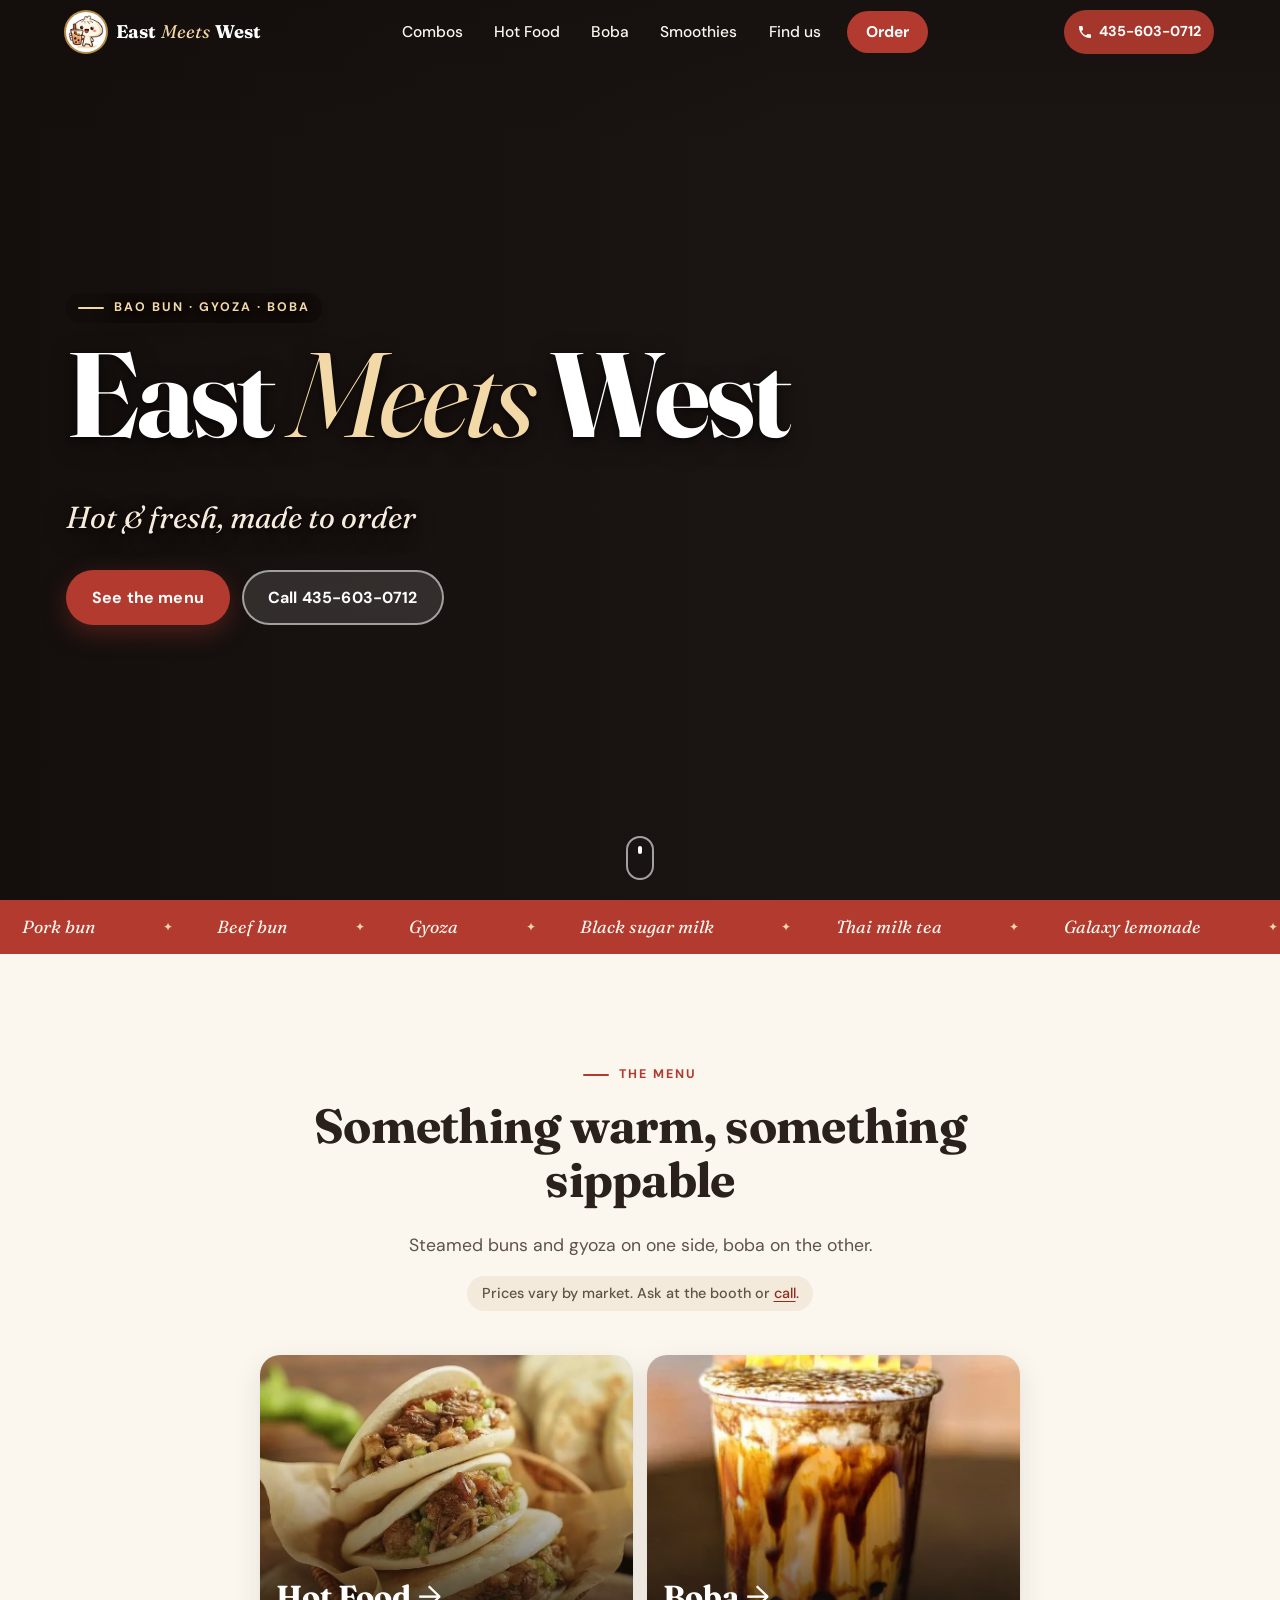
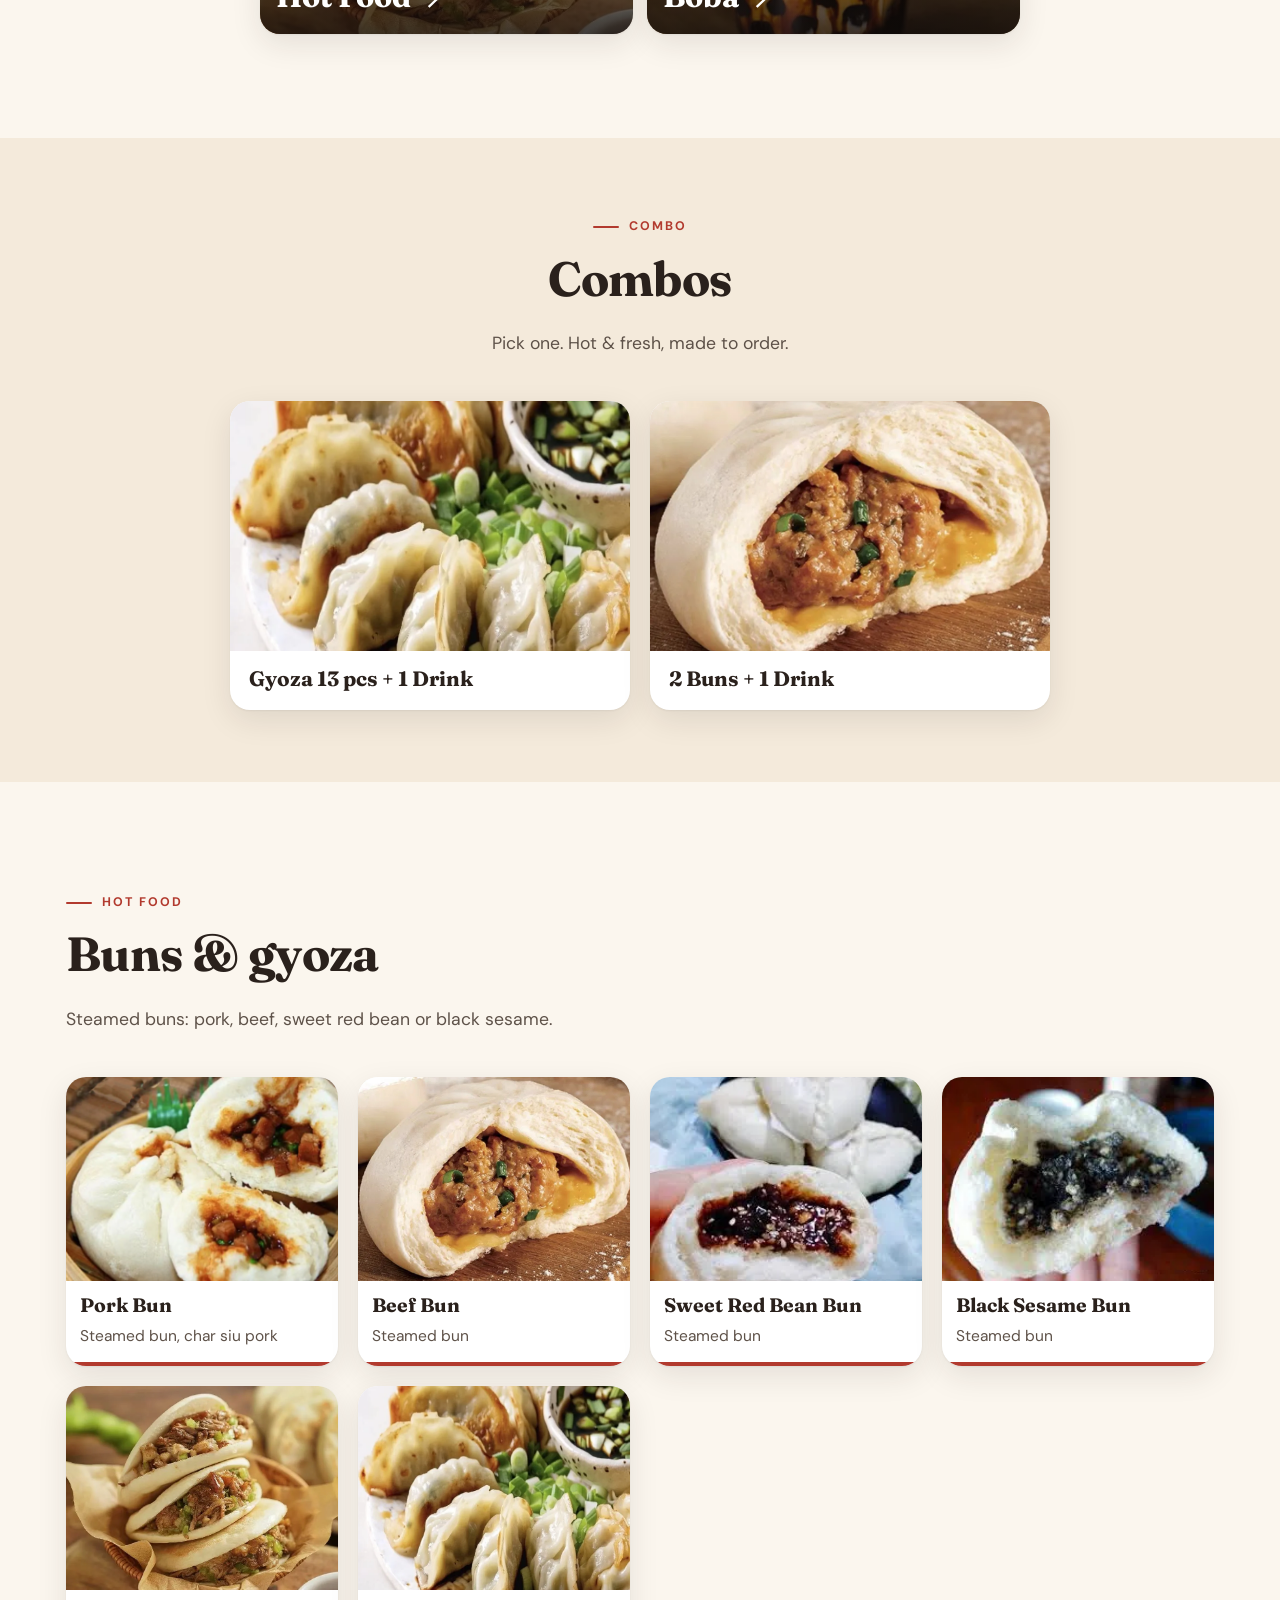
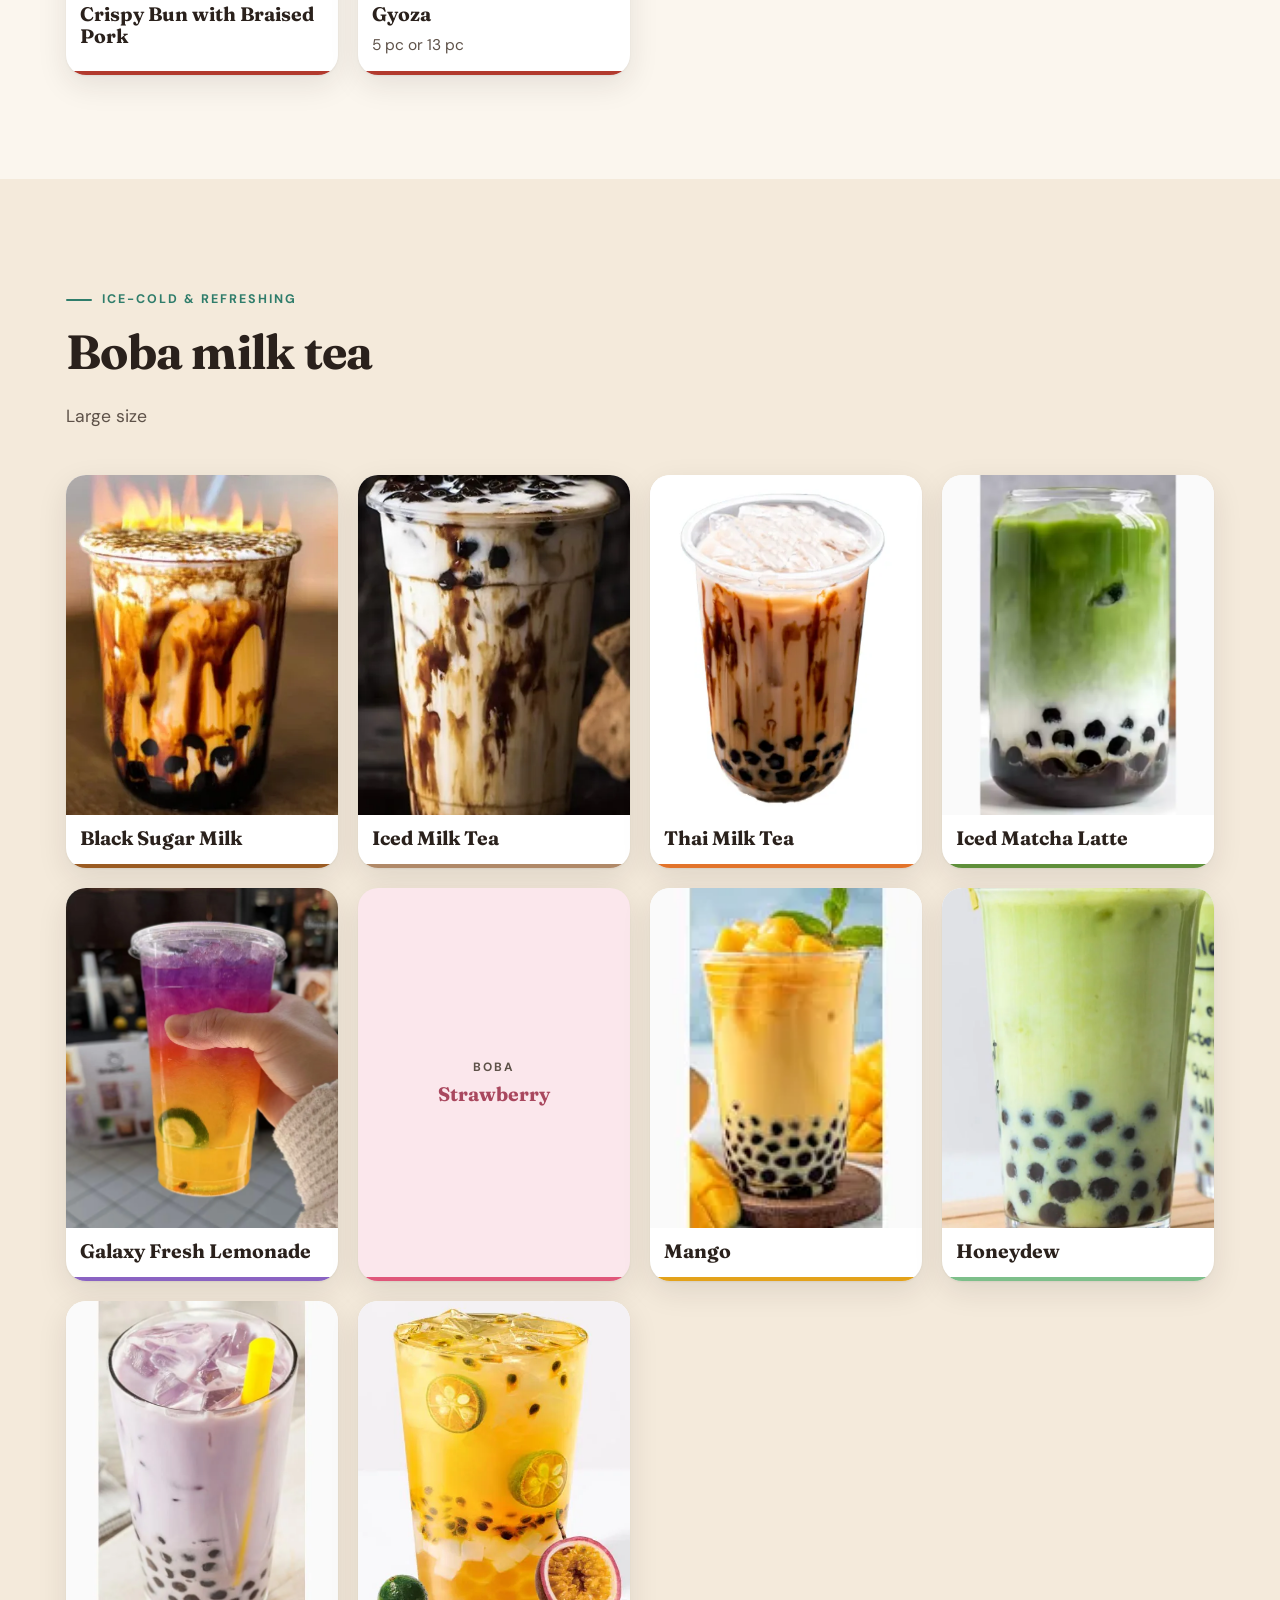
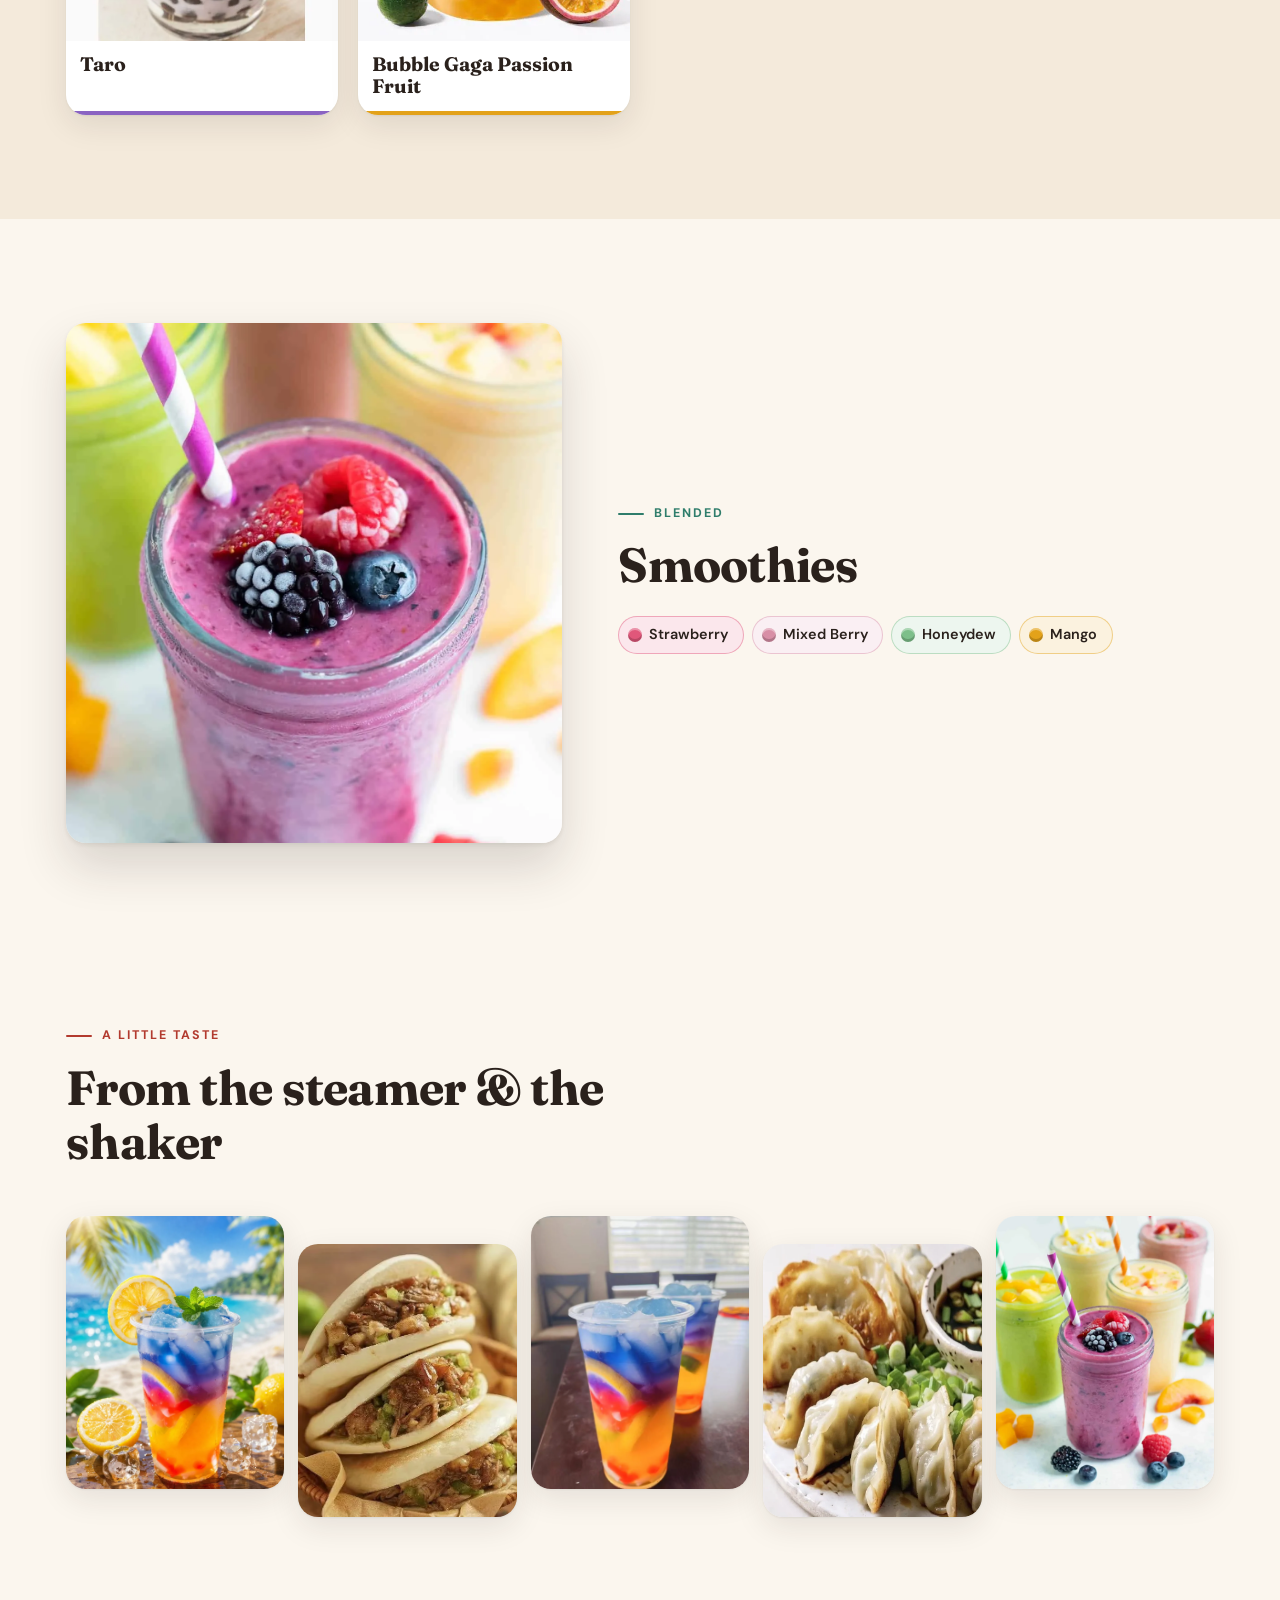
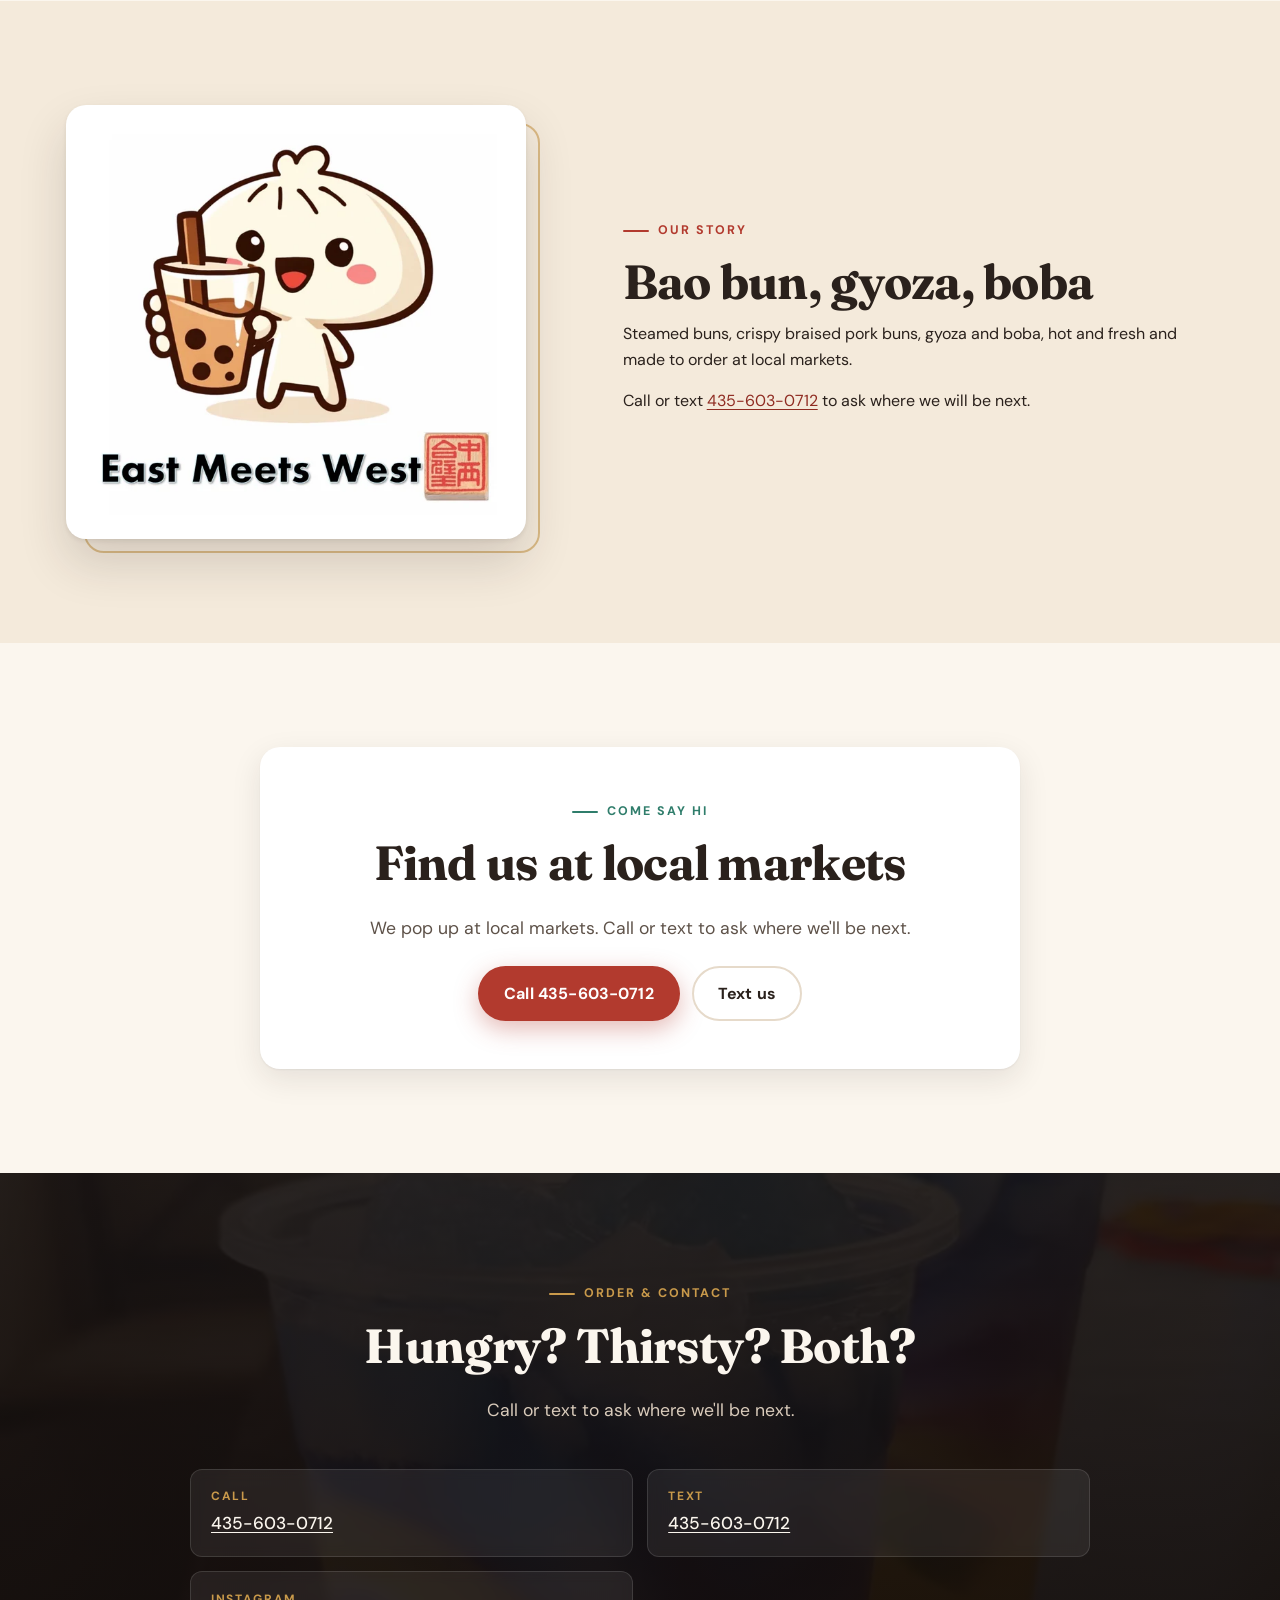
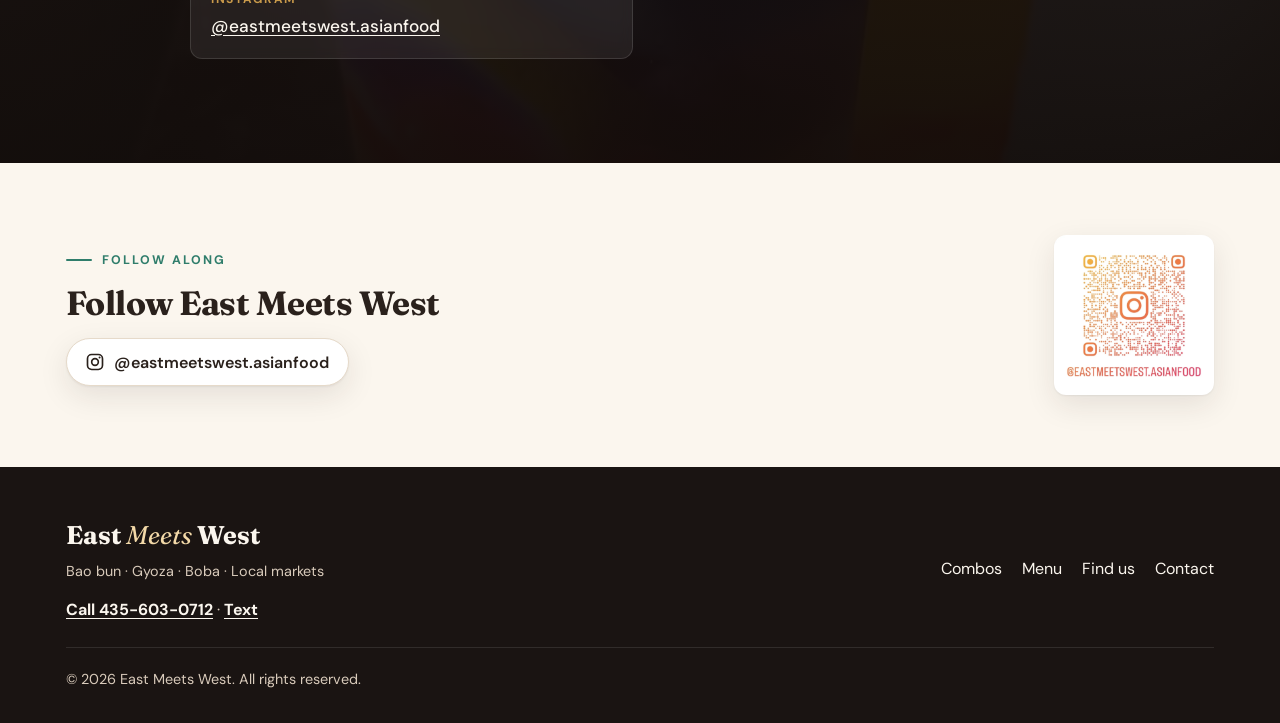
<file: index.html>
<!doctype html>
<html lang="en" class="no-js">
<head>
  <meta charset="utf-8">
  <meta name="viewport" content="width=device-width, initial-scale=1">

  <!-- Menu names and photos come from the owner's files (COMBO 7-13-2026.docx, BOBA Drink.docx,
       drink&smoothies3.pdf and the photo folder), updated 2026-10-17.
       Owner 2026-10-17: no prices on the site (they vary by market); no fixed address (local markets);
       phone 435-603-0712 for call/text. -->
  <title>East Meets West | Hot Buns &amp; Handcrafted Boba</title>
  <meta name="description" content="East Meets West: steamed buns, crispy braised pork buns, gyoza and boba milk tea. Find us at local markets. Call or text 435-603-0712.">
  <link rel="canonical" href="https://eastmeetswest.us/">
  <meta name="theme-color" content="#1A1412">
  <meta name="color-scheme" content="light dark">

  <!-- Open Graph / social sharing preview -->
  <meta property="og:type" content="website">
  <meta property="og:site_name" content="East Meets West">
  <meta property="og:title" content="East Meets West | Hot Buns &amp; Handcrafted Boba">
  <meta property="og:description" content="Steamed buns, gyoza and boba milk tea. See the menu and combos.">
  <meta property="og:url" content="https://eastmeetswest.us/">
  <meta property="og:image" content="https://eastmeetswest.us/assets/images/og-image.jpg">
  <meta property="og:image:width" content="1200">
  <meta property="og:image:height" content="630">
  <meta property="og:image:alt" content="Steamed char siu bao split open to show the pork filling">
  <meta name="twitter:card" content="summary_large_image">
  <meta name="twitter:image" content="https://eastmeetswest.us/assets/images/og-image.jpg">

  <link rel="icon" href="assets/favicon-32.png" sizes="32x32" type="image/png">
  <link rel="icon" href="assets/favicon-48.png" sizes="48x48" type="image/png">
  <link rel="apple-touch-icon" href="assets/apple-touch-icon.png">

  <!-- Fonts: Fraunces (display serif) + DM Sans (body) -->
  <link rel="preconnect" href="https://fonts.googleapis.com">
  <link rel="preconnect" href="https://fonts.gstatic.com" crossorigin>
  <link href="https://fonts.googleapis.com/css2?family=DM+Sans:opsz,wght@9..40,400;9..40,500;9..40,700&family=Fraunces:ital,opsz,wght@0,9..144,500;0,9..144,700;1,9..144,400;1,9..144,600&display=swap" rel="stylesheet">

  <link rel="preload" as="image" type="image/webp" media="(max-width: 767px)" imagesrcset="assets/images/hero-buns-mobile-800.webp 800w, assets/images/hero-buns-mobile-1200.webp 1200w" imagesizes="100vw">
  <link rel="preload" as="image" type="image/webp" media="(min-width: 768px)" imagesrcset="assets/images/hero-buns-1200.webp 1200w, assets/images/hero-buns-1920.webp 1920w" imagesizes="100vw">
  <link rel="stylesheet" href="styles.css">
  <script src="script.js" defer></script>

  <!-- Structured data. Only facts from the owner are included (no fixed address: she sells at local markets). -->
  <script type="application/ld+json">
  {
    "@context": "https://schema.org",
    "@type": "Restaurant",
    "name": "East Meets West",
    "url": "https://eastmeetswest.us/",
    "image": "https://eastmeetswest.us/assets/images/og-image.jpg",
    "logo": "https://eastmeetswest.us/assets/images/logo.webp",
    "description": "Steamed buns, crispy braised pork buns, gyoza and boba milk tea, sold at local markets.",
    "telephone": "+1-435-603-0712",
    "servesCuisine": ["Bubble tea", "Steamed buns", "Gyoza"],
    "hasMenu": "https://eastmeetswest.us/#menu",
    "sameAs": ["https://www.instagram.com/eastmeetswest.asianfood/"]
  }
  </script>
</head>
<body>
  <a class="skip-link" href="#main">Skip to content</a>

  <!-- ===================== HEADER / NAV ===================== -->
  <header class="site-header" data-header>
    <div class="container header-inner">
      <a class="brand" href="#top" aria-label="East Meets West, home">
        <img class="brand-logo" src="assets/images/logo-mark.png" width="192" height="192" alt="">
        <span class="brand-name">East <em>Meets</em> West</span>
      </a>
      <a class="header-call" href="tel:+14356030712" aria-label="Call East Meets West at 435-603-0712">
        <svg viewBox="0 0 24 24" aria-hidden="true" focusable="false"><path d="M6.6 10.8a15.1 15.1 0 0 0 6.6 6.6l2.2-2.2a1 1 0 0 1 1-.25 11.4 11.4 0 0 0 3.6.57 1 1 0 0 1 1 1V20a1 1 0 0 1-1 1A17 17 0 0 1 3 4a1 1 0 0 1 1-1h3.5a1 1 0 0 1 1 1c0 1.25.2 2.45.57 3.57a1 1 0 0 1-.25 1z" fill="currentColor"/></svg>
        <span>435-603-0712</span>
      </a>
      <button class="nav-toggle" type="button" aria-expanded="false" aria-controls="site-nav">
        <span class="nav-toggle-bar" aria-hidden="true"></span>
        <span class="visually-hidden">Menu</span>
      </button>
      <nav id="site-nav" class="site-nav" aria-label="Main">
        <ul>
          <li><a href="#combos">Combos</a></li>
          <li><a href="#buns">Hot Food</a></li>
          <li><a href="#boba">Boba</a></li>
          <li><a href="#smoothies">Smoothies</a></li>
          <li><a href="#visit">Find us</a></li>
          <li><a href="#contact" class="nav-cta">Order</a></li>
        </ul>
      </nav>
    </div>
  </header>

  <main id="main">

    <!-- ===================== HERO ===================== -->
    <section class="hero" id="top" aria-labelledby="hero-title">
      <picture>
        <source media="(max-width: 767px)" type="image/webp"
                srcset="assets/images/hero-buns-mobile-800.webp 800w, assets/images/hero-buns-mobile-1200.webp 1200w" sizes="100vw">
        <source type="image/webp"
                srcset="assets/images/hero-buns-1200.webp 1200w, assets/images/hero-buns-1920.webp 1920w" sizes="100vw">
        <img class="hero-img" src="assets/images/hero-buns-1920.webp" width="1920" height="1080"
             alt="Steamed char siu bao in a bamboo steamer, split open to show the pork filling"
             fetchpriority="high" decoding="async">
      </picture>
      <div class="hero-overlay" aria-hidden="true"></div>
      <div class="container hero-inner">
        <p class="eyebrow eyebrow--light reveal">Bao bun &middot; Gyoza &middot; Boba</p>
        <h1 id="hero-title" class="hero-title reveal">East <em>Meets</em> West</h1>
        <p class="hero-tagline reveal">Hot &amp; fresh, made to order</p>
        <div class="hero-actions reveal">
          <a class="btn btn-primary" href="#menu">See the menu</a>
          <a class="btn btn-glass" href="tel:+14356030712">Call 435-603-0712</a>
        </div>
      </div>
      <a class="hero-scroll" href="#menu" aria-label="Scroll to the menu"><span aria-hidden="true"></span></a>
    </section>

    <!-- Ticker strip (decorative; real menu item names) -->
    <div class="ticker" aria-hidden="true">
      <div class="ticker-track">
        <span>Pork bun</span><span>Beef bun</span><span>Gyoza</span><span>Black sugar milk</span><span>Thai milk tea</span><span>Galaxy lemonade</span><span>Taro</span><span>Matcha latte</span>
        <span>Pork bun</span><span>Beef bun</span><span>Gyoza</span><span>Black sugar milk</span><span>Thai milk tea</span><span>Galaxy lemonade</span><span>Taro</span><span>Matcha latte</span>
      </div>
    </div>

    <!-- ===================== MENU ===================== -->
    <div id="menu" class="menu-anchor"></div>

    <section class="section menu-intro" aria-labelledby="menu-title">
      <div class="container">
        <header class="section-head section-head--center reveal">
          <p class="eyebrow eyebrow--red">The menu</p>
          <h2 id="menu-title">Something warm, something sippable</h2>
          <p class="section-lede">Steamed buns and gyoza on one side, boba on the other.</p>
          <p class="price-note">Prices vary by market. Ask at the booth or <a href="tel:+14356030712">call</a>.</p>
        </header>
        <div class="menu-jump reveal">
          <a class="jump-card jump-card--buns" href="#buns">
            <img src="assets/images/bun-crispy-braised-pork.webp" width="840" height="599" loading="lazy" decoding="async" alt="">
            <span>Hot Food</span>
          </a>
          <a class="jump-card jump-card--boba" href="#boba">
            <img src="assets/images/boba-black-sugar-milk.webp" width="491" height="490" loading="lazy" decoding="async" alt="">
            <span>Boba</span>
          </a>
        </div>
      </div>
    </section>

    <!-- ===================== COMBOS (COMBO 7-13-2026.docx) ===================== -->
    <section class="section section--compact section--warm" id="combos" aria-labelledby="combos-title">
      <div class="container">
        <header class="section-head section-head--center reveal">
          <p class="eyebrow eyebrow--red">Combo</p>
          <h2 id="combos-title">Combos</h2>
          <p class="section-lede">Pick one. Hot &amp; fresh, made to order.</p>
        </header>
        <div class="combo-grid">
          <article class="combo-card reveal">
            <img src="assets/images/gyoza-potstickers.webp" width="837" height="855" loading="lazy" decoding="async"
                 alt="Pan-fried gyoza on a plate with green onion and a dipping sauce">
            <div class="combo-body">
              <h3>Gyoza 13 pcs + 1 Drink</h3>
            </div>
          </article>
          <article class="combo-card reveal">
            <img src="assets/images/bun-beef.webp" width="924" height="682" loading="lazy" decoding="async"
                 alt="A steamed beef bun broken open to show the meat filling">
            <div class="combo-body">
              <h3>2 Buns + 1 Drink</h3>
            </div>
          </article>
        </div>
      </div>
    </section>

    <!-- ===================== HOT FOOD (COMBO 7-13-2026.docx) ===================== -->
    <section class="section" id="buns" aria-labelledby="buns-title">
      <div class="container">
        <header class="section-head reveal">
          <p class="eyebrow eyebrow--red">Hot food</p>
          <h2 id="buns-title">Buns &amp; gyoza</h2>
          <p class="section-lede">Steamed buns: pork, beef, sweet red bean or black sesame.</p>
        </header>

        <div class="menu-grid menu-grid--compact">
          <article class="menu-card reveal">
            <div class="menu-card-media">
              <img src="assets/images/bun-pork-char-siu-bao.webp" width="1170" height="1059" loading="lazy" decoding="async"
                   alt="Steamed pork buns split open to show the char siu filling">
            </div>
            <div class="menu-card-body">
              <div class="menu-card-top"><h3>Pork Bun</h3></div>
              <p class="desc">Steamed bun, char siu pork</p>
            </div>
          </article>

          <article class="menu-card reveal">
            <div class="menu-card-media">
              <img src="assets/images/bun-beef.webp" width="924" height="682" loading="lazy" decoding="async"
                   alt="A steamed beef bun broken open to show the meat filling">
            </div>
            <div class="menu-card-body">
              <div class="menu-card-top"><h3>Beef Bun</h3></div>
              <p class="desc">Steamed bun</p>
            </div>
          </article>

          <article class="menu-card reveal">
            <div class="menu-card-media">
              <img src="assets/images/bun-sweet-red-bean.webp" width="249" height="202" loading="lazy" decoding="async"
                   alt="A steamed bun bitten open to show dark sweet red bean paste">
            </div>
            <div class="menu-card-body">
              <div class="menu-card-top"><h3>Sweet Red Bean Bun</h3></div>
              <p class="desc">Steamed bun</p>
            </div>
          </article>

          <article class="menu-card reveal">
            <div class="menu-card-media">
              <img src="assets/images/bun-black-sesame.webp" width="253" height="199" loading="lazy" decoding="async"
                   alt="A steamed bun broken open to show black sesame filling">
            </div>
            <div class="menu-card-body">
              <div class="menu-card-top"><h3>Black Sesame Bun</h3></div>
              <p class="desc">Steamed bun</p>
            </div>
          </article>

          <article class="menu-card reveal">
            <div class="menu-card-media">
              <img src="assets/images/bun-crispy-braised-pork.webp" width="840" height="599" loading="lazy" decoding="async"
                   alt="Crispy flatbread buns stuffed with braised pork and green pepper">
            </div>
            <div class="menu-card-body">
              <div class="menu-card-top"><h3>Crispy Bun with Braised Pork</h3></div>
            </div>
          </article>

          <article class="menu-card reveal">
            <div class="menu-card-media">
              <img src="assets/images/gyoza-potstickers.webp" width="837" height="855" loading="lazy" decoding="async"
                   alt="Pan-fried gyoza on a plate with green onion and a dipping sauce">
            </div>
            <div class="menu-card-body">
              <div class="menu-card-top"><h3>Gyoza</h3></div>
              <p class="desc">5 pc or 13 pc</p>
            </div>
          </article>
        </div>
      </div>
    </section>

    <!-- ===================== BOBA (COMBO 7-13-2026.docx "BOBA Milk Tea, L Size";
         names cross-checked with BOBA Drink.docx and drink&smoothies3.pdf) ===================== -->
    <section class="section section--warm" id="boba" aria-labelledby="boba-title">
      <div class="container">
        <header class="section-head reveal">
          <p class="eyebrow eyebrow--jade">Ice-cold &amp; refreshing</p>
          <h2 id="boba-title">Boba milk tea</h2>
          <p class="section-lede">Large size</p>
        </header>

        <div class="menu-grid menu-grid--compact menu-grid--boba">
          <article class="menu-card reveal" data-flavor="brown-sugar">
            <div class="menu-card-media"><img src="assets/images/boba-black-sugar-milk.webp" width="491" height="490" loading="lazy" decoding="async"
                 alt="Black sugar milk with dark syrup streaks and tapioca pearls"></div>
            <div class="menu-card-body"><div class="menu-card-top"><h3>Black Sugar Milk</h3></div></div>
          </article>

          <article class="menu-card reveal" data-flavor="milk-tea">
            <div class="menu-card-media"><img src="assets/images/boba-iced-milk-tea.webp" width="393" height="609" loading="lazy" decoding="async"
                 alt="Iced milk tea with tapioca pearls in a tall cup"></div>
            <div class="menu-card-body"><div class="menu-card-top"><h3>Iced Milk Tea</h3></div></div>
          </article>

          <article class="menu-card reveal" data-flavor="thai">
            <div class="menu-card-media"><img src="assets/images/boba-thai-milk-tea.webp" width="537" height="537" loading="lazy" decoding="async"
                 alt="Thai milk tea over ice with tapioca pearls"></div>
            <div class="menu-card-body"><div class="menu-card-top"><h3>Thai Milk Tea</h3></div></div>
          </article>

          <article class="menu-card reveal" data-flavor="matcha">
            <div class="menu-card-media"><img src="assets/images/boba-iced-matcha-latte.webp" width="787" height="787" loading="lazy" decoding="async"
                 alt="Layered iced matcha latte with tapioca pearls"></div>
            <div class="menu-card-body"><div class="menu-card-top"><h3>Iced Matcha Latte</h3></div></div>
          </article>

          <article class="menu-card reveal" data-flavor="taro">
            <div class="menu-card-media"><img src="assets/images/galaxy-fresh-lemonade.webp" width="1279" height="1367" loading="lazy" decoding="async"
                 alt="Galaxy fresh lemonade layered purple, pink and orange with a lime slice, held in hand"></div>
            <div class="menu-card-body"><div class="menu-card-top"><h3>Galaxy Fresh Lemonade</h3></div></div>
          </article>

          <!-- No owner photo for Strawberry yet: text-only card (no stock or AI image). -->
          <article class="menu-card menu-card--text reveal" data-flavor="strawberry">
            <div class="menu-card-body">
              <p class="text-card-kicker">Boba</p>
              <h3>Strawberry</h3>
            </div>
          </article>

          <article class="menu-card reveal" data-flavor="mango">
            <div class="menu-card-media"><img src="assets/images/boba-mango.webp" width="180" height="180" loading="lazy" decoding="async"
                 alt="Mango drink with tapioca pearls"></div>
            <div class="menu-card-body"><div class="menu-card-top"><h3>Mango</h3></div></div>
          </article>

          <article class="menu-card reveal" data-flavor="honeydew">
            <div class="menu-card-media"><img src="assets/images/boba-honeydew.webp" width="631" height="1196" loading="lazy" decoding="async"
                 alt="Pale green honeydew drink with tapioca pearls"></div>
            <div class="menu-card-body"><div class="menu-card-top"><h3>Honeydew</h3></div></div>
          </article>

          <article class="menu-card reveal" data-flavor="taro">
            <div class="menu-card-media"><img src="assets/images/boba-taro.webp" width="700" height="700" loading="lazy" decoding="async"
                 alt="Lavender taro milk tea with tapioca pearls and a yellow straw"></div>
            <div class="menu-card-body"><div class="menu-card-top"><h3>Taro</h3></div></div>
          </article>

          <!-- Passion Fruit is on drink&smoothies3.pdf; the photo is "Bubble Gaga passionfruit". -->
          <article class="menu-card reveal" data-flavor="mango">
            <div class="menu-card-media"><img src="assets/images/boba-bubble-gaga-passion-fruit.webp" width="465" height="621" loading="lazy" decoding="async"
                 alt="Yellow passion fruit drink with lime slices and passion fruit halves"></div>
            <div class="menu-card-body"><div class="menu-card-top"><h3>Bubble Gaga Passion Fruit</h3></div></div>
          </article>
        </div>
      </div>
    </section>

    <!-- ===================== SMOOTHIES (drink&smoothies3.pdf) ===================== -->
    <section class="section" id="smoothies" aria-labelledby="smoothies-title">
      <div class="container smoothie-inner">
        <div class="smoothie-media reveal">
          <img src="assets/images/smoothies.webp" width="1200" height="1800" loading="lazy" decoding="async"
               alt="Mixed berry smoothie topped with berries, with mango and peach smoothies behind it">
        </div>
        <div class="reveal">
          <p class="eyebrow eyebrow--jade">Blended</p>
          <h2 id="smoothies-title">Smoothies</h2>
          <ul class="smoothie-list">
            <li class="chip" data-flavor="strawberry">Strawberry</li>
            <li class="chip" data-flavor="lychee">Mixed Berry</li>
            <li class="chip" data-flavor="honeydew">Honeydew</li>
            <li class="chip" data-flavor="mango">Mango</li>
          </ul>
        </div>
      </div>
    </section>

    <!-- ===================== GALLERY STRIP (owner photos only) ===================== -->
    <section class="section section--compact gallery-section" aria-labelledby="gallery-title">
      <div class="container">
        <header class="section-head reveal">
          <p class="eyebrow eyebrow--red">A little taste</p>
          <h2 id="gallery-title">From the steamer &amp; the shaker</h2>
        </header>
      </div>
      <ul class="gallery" tabindex="0" aria-label="Photo gallery, scroll sideways">
        <li><img src="assets/images/galaxy-lemonade-beach.webp" width="1024" height="1365" loading="lazy" decoding="async" alt="Galaxy lemonade layered blue, red and orange with lemon slices, on a beach"></li>
        <li><img src="assets/images/bun-crispy-braised-pork.webp" width="840" height="599" loading="lazy" decoding="async" alt="Crispy buns stuffed with braised pork"></li>
        <li><img src="assets/images/galaxy-lemonade-pair.webp" width="960" height="1282" loading="lazy" decoding="async" alt="Two galaxy lemonades layered blue, red and orange on a table"></li>
        <li><img src="assets/images/gyoza-potstickers.webp" width="837" height="855" loading="lazy" decoding="async" alt="Gyoza with green onion and dipping sauce"></li>
        <li><img src="assets/images/smoothies-2.webp" width="1200" height="1800" loading="lazy" decoding="async" alt="Berry, mango and peach smoothies with striped straws"></li>
      </ul>
    </section>

    <!-- ===================== ABOUT ===================== -->
    <section class="section section--warm" id="about" aria-labelledby="about-title">
      <div class="container about-inner">
        <div class="about-media about-media--logo reveal">
          <img src="assets/images/logo.webp" width="600" height="562" loading="lazy" decoding="async"
               alt="East Meets West logo: a smiling steamed bun holding a cup of boba">
        </div>
        <div class="about-copy reveal">
          <p class="eyebrow eyebrow--red">Our story</p>
          <h2 id="about-title">Bao bun, gyoza, boba</h2>
          <p>Steamed buns, crispy braised pork buns, gyoza and boba, hot and fresh and made to order at local markets.</p>
          <p>Call or text <a href="tel:+14356030712">435-603-0712</a> to ask where we will be next.</p>
        </div>
      </div>
    </section>

    <!-- ===================== WHERE TO FIND US (owner: no fixed location; local markets) ===================== -->
    <section class="section" id="visit" aria-labelledby="visit-title">
      <div class="container">
        <div class="card find-card reveal">
          <p class="eyebrow eyebrow--jade">Come say hi</p>
          <h2 id="visit-title">Find us at local markets</h2>
          <p class="section-lede">We pop up at local markets. Call or text to ask where we'll be next.</p>
          <div class="find-actions">
            <a class="btn btn-primary" href="tel:+14356030712">Call 435-603-0712</a>
            <a class="btn btn-outline" href="sms:+14356030712">Text us</a>
          </div>
        </div>
      </div>
    </section>

    <!-- ===================== ORDER & CONTACT ===================== -->
    <section class="section section--band" id="contact" aria-labelledby="contact-title">
      <img class="band-bg" src="assets/images/galaxy-lemonade-pair.webp" width="960" height="1282" loading="lazy" decoding="async" alt="">
      <div class="container band-inner">
        <header class="section-head section-head--center section-head--light reveal">
          <p class="eyebrow eyebrow--gold">Order &amp; contact</p>
          <h2 id="contact-title">Hungry? Thirsty? Both?</h2>
          <p class="section-lede">Call or text to ask where we'll be next.</p>
        </header>

        <ul class="contact-list reveal">
          <li>
            <span class="contact-label">Call</span>
            <a href="tel:+14356030712">435-603-0712</a>
          </li>
          <li>
            <span class="contact-label">Text</span>
            <a href="sms:+14356030712">435-603-0712</a>
          </li>
          <li>
            <span class="contact-label">Instagram</span>
            <a href="https://www.instagram.com/eastmeetswest.asianfood/" rel="noopener">@eastmeetswest.asianfood</a>
          </li>
        </ul>
      </div>
    </section>

    <!-- ===================== SOCIAL ===================== -->
    <section class="section section--compact" id="social" aria-labelledby="social-title">
      <div class="container social-inner reveal">
        <div>
          <p class="eyebrow eyebrow--jade">Follow along</p>
          <h2 id="social-title" class="social-title">Follow East Meets West</h2>
          <ul class="social-list">
            <li><a class="social-link" href="https://www.instagram.com/eastmeetswest.asianfood/" rel="noopener">
              <svg viewBox="0 0 24 24" aria-hidden="true" focusable="false"><rect x="3" y="3" width="18" height="18" rx="5" fill="none" stroke="currentColor" stroke-width="2"/><circle cx="12" cy="12" r="4" fill="none" stroke="currentColor" stroke-width="2"/><circle cx="17.5" cy="6.5" r="1.2" fill="currentColor"/></svg>
              <span>@eastmeetswest.asianfood</span></a></li>
          </ul>
        </div>
        <img class="social-qr" src="assets/images/instagram-qr.webp" width="955" height="960" loading="lazy" decoding="async"
             alt="Instagram QR code for @eastmeetswest.asianfood">
      </div>
    </section>

  </main>

  <!-- ===================== FOOTER ===================== -->
  <footer class="site-footer">
    <div class="container footer-inner">
      <div>
        <p class="footer-brand">East <em>Meets</em> West</p>
        <p class="muted small">Bao bun &middot; Gyoza &middot; Boba &middot; Local markets</p>
        <p class="footer-phone"><a href="tel:+14356030712">Call 435-603-0712</a> &middot; <a href="sms:+14356030712">Text</a></p>
      </div>
      <nav aria-label="Footer">
        <ul class="footer-links">
          <li><a href="#combos">Combos</a></li>
          <li><a href="#menu">Menu</a></li>
          <li><a href="#visit">Find us</a></li>
          <li><a href="#contact">Contact</a></li>
        </ul>
      </nav>
      <div class="footer-meta">
        <p class="muted small">&copy; <span data-year>2026</span> East Meets West. All rights reserved.</p>
      </div>
    </div>
  </footer>
</body>
</html>
</file>
<file: styles.css>
/* =============================================================
   East Meets West: styles
   Mobile-first. Colors live in :root tokens; edit them there.
   ============================================================= */

:root {
  /* Palette: lacquer red + jade (East) on warm cafe cream + espresso (West) */
  --cream: #FBF6EE;
  --cream-2: #F4EADB;
  --paper: #FFFFFF;
  --ink: #2A211C;
  --ink-soft: #5E5249;
  --line: #E6DACA;
  --red: #B23A2E;
  --red-ink: #8F2C22;
  --jade: #2F7D6B;
  --jade-ink: #22604F;
  --gold: #C99A4B;
  --night: #1A1412;
  --night-2: #241C18;
  --on-night: #FBF6EE;
  --on-night-soft: #D9CBBB;
  --focus: #1F5FD1;

  /* Boba flavor colors (chips and card accents) */
  --f-brown-sugar: #9A5B22;
  --f-taro: #8A63C2;
  --f-matcha: #5F8F3A;
  --f-mango: #E3A21A;
  --f-strawberry: #E0577A;
  --f-thai: #E2742B;
  --f-lychee: #D88FA6;
  --f-honeydew: #7DBF8A;
  --f-fruit: #D9533F;
  --f-milk-tea: #B08968;

  --font-display: "Fraunces", Georgia, "Times New Roman", serif;
  --font-body: "DM Sans", system-ui, -apple-system, "Segoe UI", Roboto, Arial, sans-serif;

  --radius: 20px;
  --radius-sm: 12px;
  --shadow: 0 1px 2px rgba(42, 33, 28, .06), 0 10px 30px rgba(42, 33, 28, .10);
  --shadow-lg: 0 2px 4px rgba(42, 33, 28, .08), 0 24px 48px rgba(42, 33, 28, .16);
  --gutter: 16px;
  --maxw: 1180px;
  --header-h: 64px;

  color-scheme: light;
}

@media (prefers-color-scheme: dark) {
  :root {
    --cream: #1B1613;
    --cream-2: #231C18;
    --paper: #2A231F;
    --ink: #F4ECE1;
    --ink-soft: #C6B8A9;
    --line: #3E352E;
    --red: #E0705F;
    --red-ink: #F08B7B;
    --jade: #5FB8A1;
    --jade-ink: #7FCDB8;
    --gold: #D8B26E;
    --night: #110D0B;
    --night-2: #1A1411;
    --focus: #8AB4FF;
    --shadow: 0 1px 2px rgba(0, 0, 0, .3), 0 10px 30px rgba(0, 0, 0, .35);
    --shadow-lg: 0 2px 4px rgba(0, 0, 0, .35), 0 24px 48px rgba(0, 0, 0, .45);
    color-scheme: dark;
  }
}

/* ---------- Reset / base ---------- */
*, *::before, *::after { box-sizing: border-box; }
html { -webkit-text-size-adjust: 100%; scroll-behavior: smooth; scroll-padding-top: calc(var(--header-h) + 8px); }
body {
  margin: 0;
  background: var(--cream);
  color: var(--ink);
  font-family: var(--font-body);
  font-size: 1rem;
  line-height: 1.6;
  overflow-x: hidden;
  overflow-wrap: break-word;
  -webkit-font-smoothing: antialiased;
}
img, svg, iframe, video { display: block; max-width: 100%; }
img { height: auto; }
h1, h2, h3 { font-family: var(--font-display); line-height: 1.12; margin: 0 0 .5em; font-weight: 700; }
h2 { font-size: clamp(1.9rem, 6.2vw, 3rem); letter-spacing: -.015em; }
h3 { font-size: 1.22rem; font-weight: 700; }
p { margin: 0 0 1em; }
a { color: var(--red-ink); text-underline-offset: 3px; }
a:hover { color: var(--red); }
:focus-visible { outline: 3px solid var(--focus); outline-offset: 3px; border-radius: 4px; }
address { font-style: normal; margin-bottom: .75rem; }
ul, ol { margin: 0; padding: 0; list-style: none; }

.container { width: 100%; max-width: var(--maxw); margin-inline: auto; padding-inline: var(--gutter); }
.visually-hidden {
  position: absolute !important; width: 1px; height: 1px; padding: 0; margin: -1px;
  overflow: hidden; clip: rect(0 0 0 0); white-space: nowrap; border: 0;
}
.skip-link {
  position: absolute; left: 12px; top: -60px; z-index: 100;
  background: var(--ink); color: var(--cream); padding: .6rem 1rem; border-radius: var(--radius-sm);
  text-decoration: none; font-weight: 700;
}
.skip-link:focus { top: 12px; color: var(--cream); }
.muted { color: var(--ink-soft); }
.small { font-size: .9rem; }

/* Placeholders: visible but tidy, easy to spot and replace */
.placeholder { color: var(--ink-soft); font-style: italic; }

/* ---------- Eyebrows ---------- */
.eyebrow {
  display: inline-flex; align-items: center; gap: .6rem;
  font-size: .78rem; font-weight: 700; letter-spacing: .16em; text-transform: uppercase;
  margin: 0 0 .9rem; color: var(--ink-soft);
}
.eyebrow::before { content: ""; width: 26px; height: 2px; background: currentColor; border-radius: 2px; }
.eyebrow--red { color: var(--red); }
.eyebrow--jade { color: var(--jade); }
.eyebrow--gold { color: var(--gold); }
.eyebrow--light { color: #F3D9A8; }

/* ---------- Buttons ---------- */
.btn {
  display: inline-flex; align-items: center; justify-content: center; gap: .5rem;
  min-height: 48px; padding: .8rem 1.5rem; border-radius: 999px;
  font-weight: 700; font-size: 1rem; text-decoration: none; letter-spacing: .01em;
  border: 2px solid transparent; transition: transform .2s ease, background-color .2s ease, color .2s ease, box-shadow .2s ease;
}
.btn:hover { transform: translateY(-2px); }
.btn-primary { background: var(--red); color: #fff; box-shadow: 0 8px 24px rgba(178, 58, 46, .35); }
.btn-primary:hover { background: #C2463A; color: #fff; }
.btn-glass { background: rgba(255, 255, 255, .12); color: #fff; border-color: rgba(255, 255, 255, .55); backdrop-filter: blur(6px); }
.btn-glass:hover { background: rgba(255, 255, 255, .22); color: #fff; }
.btn-outline { border-color: var(--line); color: var(--ink); background: var(--paper); }
.btn-outline:hover { border-color: var(--jade); color: var(--jade-ink); }
.btn-sm { min-height: 42px; padding: .5rem 1.1rem; font-size: .95rem; }

/* ---------- Header ---------- */
.site-header {
  position: fixed; inset: 0 0 auto 0; z-index: 50; height: var(--header-h);
  color: #fff; transition: background-color .3s ease, box-shadow .3s ease, color .3s ease;
}
.site-header.is-scrolled, .no-js .site-header {
  background: rgba(26, 20, 18, .92); backdrop-filter: blur(10px);
  box-shadow: 0 6px 24px rgba(0, 0, 0, .18);
}
.header-inner { display: flex; align-items: center; justify-content: space-between; height: 100%; gap: 1rem; }
.brand { display: inline-flex; align-items: center; gap: .6rem; color: inherit; text-decoration: none; }
.brand:hover { color: inherit; }
.brand-logo {
  width: 40px; height: 40px; border-radius: 50%; background: #fff; padding: 2px; object-fit: contain;
  box-shadow: 0 0 0 2px rgba(201, 154, 75, .9);
}
.brand-name { font-family: var(--font-display); font-weight: 700; font-size: 1.15rem; letter-spacing: .01em; white-space: nowrap; }
.brand-name em, .footer-brand em, .hero-title em { font-style: italic; font-weight: 400; color: #F3D9A8; }

.nav-toggle {
  display: inline-grid; place-items: center; width: 46px; height: 46px; margin-right: -6px;
  background: transparent; border: 0; color: inherit; cursor: pointer; border-radius: 12px;
}
.nav-toggle-bar, .nav-toggle-bar::before, .nav-toggle-bar::after {
  display: block; width: 22px; height: 2px; background: currentColor; border-radius: 2px; position: relative;
  transition: transform .25s ease, background-color .25s ease;
}
.nav-toggle-bar::before, .nav-toggle-bar::after { content: ""; position: absolute; left: 0; }
.nav-toggle-bar::before { top: -7px; }
.nav-toggle-bar::after { top: 7px; }
.nav-toggle[aria-expanded="true"] .nav-toggle-bar { background: transparent; }
.nav-toggle[aria-expanded="true"] .nav-toggle-bar::before { transform: translateY(7px) rotate(45deg); }
.nav-toggle[aria-expanded="true"] .nav-toggle-bar::after { transform: translateY(-7px) rotate(-45deg); }

.site-nav {
  position: absolute; top: var(--header-h); left: 0; right: 0;
  background: rgba(26, 20, 18, .97); backdrop-filter: blur(10px);
  padding: .5rem var(--gutter) 1.25rem; display: none;
}
.site-nav.is-open { display: block; }
.site-nav a {
  display: block; padding: .85rem .25rem; color: #FBF6EE; text-decoration: none; font-weight: 500;
  border-bottom: 1px solid rgba(255, 255, 255, .08);
}
.site-nav a:hover { color: #F3D9A8; }
.site-nav .nav-cta {
  margin-top: .9rem; border: 0; text-align: center; border-radius: 999px; background: var(--red); color: #fff; font-weight: 700;
}
.no-js .site-nav { display: block; position: static; background: none; padding: 0; }
.no-js .nav-toggle { display: none; }

@media (min-width: 900px) {
  .nav-toggle { display: none; }
  .site-nav, .no-js .site-nav { display: block; position: static; background: none; backdrop-filter: none; padding: 0; }
  .site-nav ul { display: flex; align-items: center; gap: .35rem; }
  .site-nav a { border: 0; padding: .5rem .8rem; border-radius: 999px; font-size: .97rem; }
  .site-nav a:hover { background: rgba(255, 255, 255, .1); }
  .site-nav .nav-cta { margin: 0 0 0 .5rem; padding: .55rem 1.2rem; }
  .site-nav .nav-cta:hover { background: #C2463A; color: #fff; }
}

/* ---------- Hero ---------- */
.hero {
  position: relative; isolation: isolate; overflow: hidden;
  min-height: 100vh; min-height: 100svh;
  display: flex; align-items: flex-end; color: #fff;
  padding: calc(var(--header-h) + 3rem) 0 5.5rem;
  background: var(--night);
}
.hero-img {
  position: absolute; inset: 0; z-index: -2; width: 100%; height: 100%;
  object-fit: cover; object-position: center 40%;
  animation: hero-zoom 18s ease-out both;
}
.hero-overlay {
  position: absolute; inset: 0; z-index: -1;
  background:
    linear-gradient(180deg, rgba(17, 12, 10, .55) 0%, rgba(17, 12, 10, .15) 30%, rgba(17, 12, 10, .55) 62%, rgba(17, 12, 10, .92) 100%),
    radial-gradient(120% 80% at 0% 100%, rgba(120, 30, 20, .45), transparent 60%);
}
.hero-inner { max-width: var(--maxw); }
.hero-title {
  font-size: clamp(3.1rem, 14vw, 7.5rem); line-height: .95; font-weight: 700; letter-spacing: -.025em;
  margin: 0 0 .35em; text-shadow: 0 4px 30px rgba(0, 0, 0, .35);
}
.hero-title em { display: inline-block; }
.hero-tagline {
  font-family: var(--font-display); font-style: italic; font-weight: 400;
  font-size: clamp(1.25rem, 4.4vw, 1.9rem); color: #F7EBDD; margin-bottom: 1.75rem;
}
.hero-actions { display: flex; flex-wrap: wrap; gap: .75rem; }
.hero-scroll {
  position: absolute; left: 50%; bottom: 1.25rem; transform: translateX(-50%);
  width: 28px; height: 44px; border: 2px solid rgba(255, 255, 255, .6); border-radius: 999px;
}
.hero-scroll span {
  position: absolute; left: 50%; top: 8px; width: 4px; height: 8px; margin-left: -2px; border-radius: 2px; background: #fff;
  animation: scroll-dot 1.8s ease-in-out infinite;
}
@keyframes hero-zoom { from { transform: scale(1.08); } to { transform: scale(1); } }
@keyframes scroll-dot { 0% { opacity: 0; transform: translateY(0); } 40% { opacity: 1; } 100% { opacity: 0; transform: translateY(14px); } }

@media (min-width: 768px) {
  .hero { align-items: center; padding-bottom: 6rem; }
  .hero-overlay {
    background:
      linear-gradient(90deg, rgba(17, 12, 10, .88) 0%, rgba(17, 12, 10, .55) 45%, rgba(17, 12, 10, .1) 100%),
      linear-gradient(180deg, rgba(17, 12, 10, .5) 0%, transparent 25%, transparent 75%, rgba(17, 12, 10, .6) 100%);
  }
}

/* ---------- Ticker ---------- */
.ticker { background: var(--red); color: #FBF6EE; overflow: hidden; padding: .8rem 0; }
.ticker-track { display: flex; width: max-content; animation: ticker 40s linear infinite; }
.ticker span {
  font-family: var(--font-display); font-style: italic; font-size: 1.1rem; white-space: nowrap; padding: 0 1.4rem;
  display: inline-flex; align-items: center; gap: 2.8rem;
}
.ticker span::after { content: "\2726"; font-style: normal; font-size: .75rem; color: #F3D9A8; margin-left: 1.4rem; }
@keyframes ticker { to { transform: translateX(-50%); } }

/* ---------- Sections ---------- */
.section { padding-block: clamp(3.5rem, 10vw, 6.5rem); position: relative; }
.section--compact { padding-block: clamp(2.75rem, 7vw, 4.5rem); }
.section--warm { background: var(--cream-2); }
.section--ink { background: var(--night); color: var(--on-night); }
.section-head { max-width: 680px; margin-bottom: clamp(1.75rem, 5vw, 2.75rem); }
.section-head--center { margin-inline: auto; text-align: center; }
.section-head--center .eyebrow { justify-content: center; }
.section-lede { font-size: 1.1rem; color: var(--ink-soft); margin-bottom: 0; }
.section-head--light h2 { color: #FBF6EE; }
.section-head--light .section-lede { color: var(--on-night-soft); }
.menu-anchor { position: relative; top: calc(-1 * var(--header-h)); }
.price-note {
  display: inline-block; margin: 1.1rem 0 0; padding: .35rem .9rem; border-radius: 999px;
  background: var(--cream-2); color: var(--ink-soft); font-size: .9rem; font-weight: 500;
}

/* Menu jump cards */
.menu-jump { display: grid; grid-template-columns: 1fr 1fr; gap: .9rem; max-width: 760px; margin-inline: auto; }
.jump-card {
  position: relative; display: block; border-radius: var(--radius); overflow: hidden; aspect-ratio: 4 / 3;
  color: #fff; text-decoration: none; box-shadow: var(--shadow);
}
.jump-card img { width: 100%; height: 100%; object-fit: cover; transition: transform .6s ease; }
.jump-card::after { content: ""; position: absolute; inset: 0; background: linear-gradient(180deg, transparent 35%, rgba(17, 12, 10, .78)); }
.jump-card span {
  position: absolute; left: 1rem; bottom: .8rem; z-index: 1;
  font-family: var(--font-display); font-weight: 700; font-size: clamp(1.25rem, 5vw, 1.9rem);
}
.jump-card span::after { content: " \2192"; font-family: var(--font-body); font-weight: 400; }
.jump-card:hover { color: #fff; }
.jump-card:hover img { transform: scale(1.06); }

/* ---------- Menu cards ---------- */
.menu-grid { display: grid; gap: 1.25rem; grid-template-columns: 1fr; }
@media (min-width: 560px) { .menu-grid { grid-template-columns: repeat(2, 1fr); } }
@media (min-width: 1000px) { .menu-grid { grid-template-columns: repeat(4, 1fr); } }

.menu-card {
  --accent: var(--red);
  position: relative; display: flex; flex-direction: column;
  background: var(--paper); border-radius: var(--radius); overflow: hidden;
  box-shadow: var(--shadow); transition: transform .3s ease, box-shadow .3s ease;
}
.menu-card::before {
  content: ""; position: absolute; inset: auto 0 0 0; height: 4px; background: var(--accent); z-index: 1;
}
.menu-card:hover { transform: translateY(-4px); box-shadow: var(--shadow-lg); }
.menu-card-media { aspect-ratio: 4 / 3; overflow: hidden; background: var(--cream-2); }
.menu-card-media img { width: 100%; height: 100%; object-fit: cover; transition: transform .6s ease; }
.menu-card:hover .menu-card-media img { transform: scale(1.05); }
.menu-card-body { padding: 1.1rem 1.2rem 1.4rem; display: flex; flex-direction: column; gap: .45rem; flex: 1; }
.menu-card-top { display: flex; align-items: baseline; justify-content: space-between; gap: .75rem; }
.menu-card h3 { margin: 0; }
.price { margin: 0; font-weight: 700; color: var(--accent); white-space: nowrap; font-variant-numeric: tabular-nums; }
.desc { margin: 0; color: var(--ink-soft); font-size: .97rem; }
.tag {
  align-self: flex-start; margin-top: auto; padding: .22rem .7rem; border-radius: 999px;
  font-size: .78rem; font-weight: 700; letter-spacing: .04em;
  background: color-mix(in srgb, var(--red) 12%, transparent); color: var(--red-ink);
}
.tag--gold { background: color-mix(in srgb, var(--gold) 20%, transparent); color: #8A6420; }
.tag--flavor { background: color-mix(in srgb, var(--accent) 16%, transparent); color: color-mix(in srgb, var(--accent) 75%, var(--ink)); }
@media (prefers-color-scheme: dark) {
  .tag--gold { color: var(--gold); }
  .tag--flavor { color: color-mix(in srgb, var(--accent) 70%, #fff); }
}

/* Flavor color mapping */
[data-flavor="brown-sugar"] { --accent: var(--f-brown-sugar); }
[data-flavor="taro"] { --accent: var(--f-taro); }
[data-flavor="matcha"] { --accent: var(--f-matcha); }
[data-flavor="mango"] { --accent: var(--f-mango); }
[data-flavor="strawberry"] { --accent: var(--f-strawberry); }
[data-flavor="thai"] { --accent: var(--f-thai); }
[data-flavor="lychee"] { --accent: var(--f-lychee); }
[data-flavor="honeydew"] { --accent: var(--f-honeydew); }
[data-flavor="fruit"] { --accent: var(--f-fruit); }
[data-flavor="milk-tea"] { --accent: var(--f-milk-tea); }

/* Chips */
.chips { display: flex; flex-wrap: wrap; gap: .5rem; margin-bottom: 1.75rem; }
.chip {
  /* color comes from data-flavor; gray fallback */
  display: inline-flex; align-items: center; gap: .45rem;
  padding: .42rem .9rem .42rem .55rem; border-radius: 999px;
  background: color-mix(in srgb, var(--accent, #8a7d72) 14%, var(--paper));
  border: 1px solid color-mix(in srgb, var(--accent, #8a7d72) 45%, transparent);
  color: var(--ink); font-size: .9rem; font-weight: 600;
}
.chip::before {
  content: ""; width: 14px; height: 14px; border-radius: 50%; background: var(--accent, #8a7d72);
  box-shadow: inset 0 -3px 0 rgba(0, 0, 0, .18), inset 0 2px 0 rgba(255, 255, 255, .35);
}
.chips--compact { margin: .4rem 0 0; justify-content: center; }
.chips--compact .chip { font-size: .82rem; padding: .3rem .7rem .3rem .45rem; }

/* ---------- Gallery strip ---------- */
.gallery-section { overflow: hidden; }
.gallery {
  display: flex; gap: .9rem; overflow-x: auto; scroll-snap-type: x mandatory; overscroll-behavior-x: contain;
  padding: .25rem var(--gutter) 1rem; scrollbar-width: thin;
  max-width: calc(var(--maxw) + 0px); margin-inline: auto;
}
.gallery li { flex: 0 0 68%; scroll-snap-align: center; }
.gallery img {
  width: 100%; aspect-ratio: 4 / 5; object-fit: cover; border-radius: var(--radius); box-shadow: var(--shadow);
}
@media (min-width: 600px) { .gallery li { flex-basis: 40%; } }
@media (min-width: 1000px) {
  .gallery { overflow: visible; display: grid; grid-template-columns: repeat(5, 1fr); }
  .gallery li:nth-child(even) { transform: translateY(1.75rem); }
  .gallery-section { padding-bottom: clamp(4rem, 8vw, 6rem); }
}

/* ---------- About ---------- */
.about-inner { display: grid; gap: 2rem; align-items: center; }
.about-media img { width: 100%; aspect-ratio: 4 / 5; object-fit: cover; border-radius: var(--radius); box-shadow: var(--shadow-lg); }
.about-media { position: relative; max-width: 460px; }
.about-media::after {
  content: ""; position: absolute; inset: 18px -14px -14px 18px; z-index: -1; border-radius: var(--radius);
  border: 2px solid var(--gold); opacity: .6;
}
.about-copy h2 { margin-bottom: .75rem; }
.signature { font-family: var(--font-display); font-style: italic; font-size: 1.15rem; }
@media (min-width: 860px) { .about-inner { grid-template-columns: 5fr 6fr; gap: 4rem; } }
.about-inner > * { position: relative; z-index: 0; }

/* ---------- Visit ---------- */
.visit-grid { display: grid; gap: 1.25rem; }
@media (min-width: 860px) { .visit-grid { grid-template-columns: 5fr 6fr; } }
.card { background: var(--paper); border-radius: var(--radius); padding: 1.5rem; box-shadow: var(--shadow); }
.visit-card h3 { font-size: 1.15rem; }
.hours-title { margin-top: 1.75rem; }
.hours { width: 100%; border-collapse: collapse; font-size: .97rem; }
.hours th, .hours td { padding: .55rem 0; border-bottom: 1px dashed var(--line); text-align: left; }
.hours td { text-align: right; color: var(--ink-soft); font-style: italic; }
.hours th { font-weight: 600; }
.map-wrap { border-radius: var(--radius); overflow: hidden; min-height: 300px; box-shadow: var(--shadow); }
.map-wrap iframe { width: 100%; height: 100%; min-height: 300px; border: 0; }
.map-placeholder {
  height: 100%; min-height: 300px; display: grid; place-content: center; justify-items: center; gap: .75rem;
  color: var(--jade); text-align: center; padding: 1.5rem;
  background-color: color-mix(in srgb, var(--jade) 8%, var(--paper));
  background-image:
    linear-gradient(color-mix(in srgb, var(--jade) 14%, transparent) 1px, transparent 1px),
    linear-gradient(90deg, color-mix(in srgb, var(--jade) 14%, transparent) 1px, transparent 1px);
  background-size: 36px 36px;
}
.map-placeholder svg { width: 52px; height: 52px; filter: drop-shadow(0 6px 10px rgba(0, 0, 0, .2)); }
.map-placeholder span { color: var(--ink-soft); font-style: italic; font-size: .95rem; }

/* ---------- Order / contact band ---------- */
.section--band { background: var(--night); color: var(--on-night); overflow: hidden; isolation: isolate; }
.band-bg { position: absolute; inset: 0; width: 100%; height: 100%; object-fit: cover; z-index: -2; opacity: .28; filter: saturate(1.1); }
.section--band::after { content: ""; position: absolute; inset: 0; z-index: -1; background: linear-gradient(180deg, rgba(17, 12, 10, .65), rgba(17, 12, 10, .9)); }
.contact-list { display: grid; gap: .9rem; max-width: 900px; margin-inline: auto; }
@media (min-width: 640px) { .contact-list { grid-template-columns: repeat(2, 1fr); } }
.contact-list li {
  background: rgba(255, 255, 255, .07); border: 1px solid rgba(255, 255, 255, .12);
  border-radius: var(--radius-sm); padding: 1.1rem 1.25rem; backdrop-filter: blur(6px);
}
.contact-label { display: block; font-size: .75rem; letter-spacing: .14em; text-transform: uppercase; font-weight: 700; color: var(--gold); margin-bottom: .25rem; }
.contact-list a { color: #FBF6EE; font-size: 1.08rem; font-weight: 500; }
.contact-list a:hover { color: #F3D9A8; }

/* ---------- Social ---------- */
.social-inner { display: grid; gap: 1.25rem; align-items: center; }
.social-title { font-size: clamp(1.5rem, 5vw, 2.1rem); margin: 0; }
.social-list { display: flex; flex-wrap: wrap; gap: .6rem; }
.social-link {
  display: inline-flex; align-items: center; gap: .55rem; min-height: 48px; padding: .6rem 1.15rem;
  border-radius: 999px; background: var(--paper); border: 1px solid var(--line);
  color: var(--ink); text-decoration: none; font-weight: 600; box-shadow: var(--shadow);
  transition: transform .2s ease, color .2s ease, border-color .2s ease;
}
.social-link svg { width: 20px; height: 20px; }
.social-link:hover { transform: translateY(-2px); color: var(--red); border-color: var(--red); }
@media (min-width: 860px) { .social-inner { grid-template-columns: 1fr auto; } }

/* ---------- Footer ---------- */
.site-footer { background: var(--night); color: var(--on-night-soft); padding: 3rem 0 2rem; }
.site-footer .muted { color: var(--on-night-soft); }
.footer-inner { display: grid; gap: 1.5rem; }
.footer-brand { font-family: var(--font-display); font-weight: 700; font-size: 1.6rem; color: #FBF6EE; margin: 0 0 .25rem; }
.footer-links { display: flex; flex-wrap: wrap; gap: .4rem 1.25rem; }
.footer-links a, .footer-meta a { color: #FBF6EE; text-decoration: none; }
.footer-links a:hover, .footer-meta a:hover { color: #F3D9A8; text-decoration: underline; }
.footer-meta { border-top: 1px solid rgba(255, 255, 255, .1); padding-top: 1.25rem; display: flex; flex-wrap: wrap; justify-content: space-between; gap: .25rem 1rem; }
.footer-meta p { margin: 0; }
@media (min-width: 860px) {
  .footer-inner { grid-template-columns: 1fr auto; align-items: center; }
  .footer-meta { grid-column: 1 / -1; }
}


/* ---------- Real-menu additions (2026-10-17) ---------- */
/* Compact grids: two columns on phones so small source photos stay sharp */
.menu-grid--compact { grid-template-columns: repeat(2, 1fr); gap: .8rem; }
@media (min-width: 760px) { .menu-grid--compact { grid-template-columns: repeat(3, 1fr); gap: 1.25rem; } }
@media (min-width: 1000px) { .menu-grid--compact { grid-template-columns: repeat(4, 1fr); } }
.menu-grid--boba .menu-card-media { aspect-ratio: 4 / 5; }
.menu-grid--compact .menu-card-body { padding: .85rem .9rem 1.1rem; }
.menu-grid--compact .menu-card-top { flex-wrap: wrap; gap: .1rem .6rem; }
.menu-grid--compact .menu-card h3 { font-size: clamp(1rem, 3.8vw, 1.22rem); }

.price--split { display: flex; flex-wrap: wrap; gap: .2rem .9rem; white-space: normal; }
.lede-price { color: var(--jade); font-size: 1.5rem; font-family: var(--font-display); }

/* Combos */
.combo-price { color: var(--red); white-space: nowrap; }
.combo-grid { display: grid; gap: 1rem; grid-template-columns: 1fr; max-width: 820px; margin-inline: auto; }
@media (min-width: 560px) { .combo-grid { grid-template-columns: 1fr 1fr; gap: 1.25rem; } }
.combo-card { background: var(--paper); border-radius: var(--radius); overflow: hidden; box-shadow: var(--shadow); }
.combo-card img { width: 100%; aspect-ratio: 16 / 10; object-fit: cover; }
.combo-body { padding: 1rem 1.2rem 1.2rem; }
.combo-body h3 { margin: 0; font-size: 1.3rem; }

/* Smoothies */
.smoothie-inner { display: grid; gap: 1.75rem; align-items: center; }
.smoothie-media img { width: 100%; max-height: 520px; aspect-ratio: 4 / 5; object-fit: cover; border-radius: var(--radius); box-shadow: var(--shadow-lg); }
.smoothie-list { display: flex; flex-wrap: wrap; gap: .5rem; margin-bottom: 1rem; }
@media (min-width: 760px) { .smoothie-inner { grid-template-columns: 5fr 6fr; gap: 3.5rem; } }

/* About: logo on white */
.about-media--logo img { aspect-ratio: auto; object-fit: contain; background: #fff; padding: 1.5rem; }

/* Social QR */
.social-qr { width: 160px; height: 160px; border-radius: var(--radius-sm); box-shadow: var(--shadow); background: #fff; }
.social-inner .social-list { margin-top: 1rem; }

/* ---------- 404 ---------- */
.notfound { min-height: 80vh; display: grid; place-items: center; text-align: center; padding-block: 4rem; }
.notfound .big { font-family: var(--font-display); font-size: clamp(4rem, 22vw, 8rem); color: var(--red); line-height: 1; margin: 0; }

/* ---------- Scroll-in animations (only with JS, only when motion is OK) ---------- */
@media (prefers-reduced-motion: no-preference) {
  .js .reveal { opacity: 0; transform: translateY(26px); transition: opacity .8s ease, transform .8s cubic-bezier(.2, .7, .2, 1); }
  .js .reveal.is-visible { opacity: 1; transform: none; }
  .js .menu-grid .reveal:nth-child(2) { transition-delay: .08s; }
  .js .menu-grid .reveal:nth-child(3) { transition-delay: .16s; }
  .js .menu-grid .reveal:nth-child(4) { transition-delay: .24s; }
  .js .hero .reveal:nth-child(1) { transition-delay: .1s; }
  .js .hero .reveal:nth-child(2) { transition-delay: .2s; }
  .js .hero .reveal:nth-child(3) { transition-delay: .35s; }
  .js .hero .reveal:nth-child(4) { transition-delay: .5s; }
}
@media (prefers-reduced-motion: reduce) {
  html { scroll-behavior: auto; }
  *, *::before, *::after { animation: none !important; transition: none !important; }
  .ticker-track { flex-wrap: wrap; width: auto; justify-content: center; }
  .ticker-track span:nth-child(n+9) { display: none; }
}

/* ---------- Phone + markets (2026-10-17) ---------- */
.header-call {
  margin-left: auto; display: inline-flex; align-items: center; gap: .4rem; min-height: 44px; padding: .35rem .8rem;
  border-radius: 999px; color: #fff; text-decoration: none; font-weight: 700; font-size: .9rem; white-space: nowrap;
  background: rgba(178, 58, 46, .92);
}
.header-call:hover { color: #fff; background: #C2463A; }
.header-call svg { width: 16px; height: 16px; }
@media (max-width: 420px) { .header-call span { display: none; } .header-call { padding: .35rem .75rem; } }
@media (min-width: 900px) { .header-call { order: 3; margin-left: .5rem; } }
.find-card { max-width: 760px; margin-inline: auto; text-align: center; padding: clamp(1.75rem, 5vw, 3rem); }
.find-card .eyebrow { justify-content: center; }
.find-actions { display: flex; flex-wrap: wrap; justify-content: center; gap: .75rem; margin-top: 1.5rem; }
.footer-phone { margin: .5rem 0 0; }
.footer-phone a { color: #FBF6EE; font-weight: 700; }

/* ---------- Hero clarity + text-only card (2026-10-17) ---------- */
.hero picture { position: absolute; inset: 0; z-index: -2; }
.hero-img { animation: none; }
/* Lighter overlay: buns stay clearly visible; darkness only where the headline sits */
.hero-overlay {
  background: linear-gradient(180deg, rgba(17, 12, 10, .35) 0%, rgba(17, 12, 10, 0) 18%, rgba(17, 12, 10, 0) 45%, rgba(17, 12, 10, .72) 100%);
}
@media (min-width: 768px) {
  .hero-overlay {
    background:
      linear-gradient(90deg, rgba(17, 12, 10, .62) 0%, rgba(17, 12, 10, .25) 40%, rgba(17, 12, 10, 0) 62%),
      linear-gradient(180deg, rgba(17, 12, 10, .35) 0%, transparent 16%);
  }
}
.hero-title, .hero-tagline, .hero .eyebrow { text-shadow: 0 2px 4px rgba(0, 0, 0, .55), 0 6px 26px rgba(0, 0, 0, .45); }
.menu-card--text { background: color-mix(in srgb, var(--accent) 14%, var(--paper)); }
.menu-card--text .menu-card-body { justify-content: center; align-items: center; text-align: center; min-height: 100%; }
.menu-card--text h3 { font-size: clamp(1.3rem, 5vw, 1.7rem); color: color-mix(in srgb, var(--accent) 70%, var(--ink)); }
.text-card-kicker { margin: 0; font-size: .75rem; font-weight: 700; letter-spacing: .16em; text-transform: uppercase; color: var(--ink-soft); }
.hero .eyebrow { background: rgba(17, 12, 10, .55); padding: .3rem .75rem; border-radius: 999px; backdrop-filter: blur(4px); }
.site-nav a { white-space: nowrap; }
@media (min-width: 900px) and (max-width: 1140px) {
  .header-call span { display: none; }
  .site-nav a { padding: .5rem .55rem; font-size: .93rem; }
}
</file>
